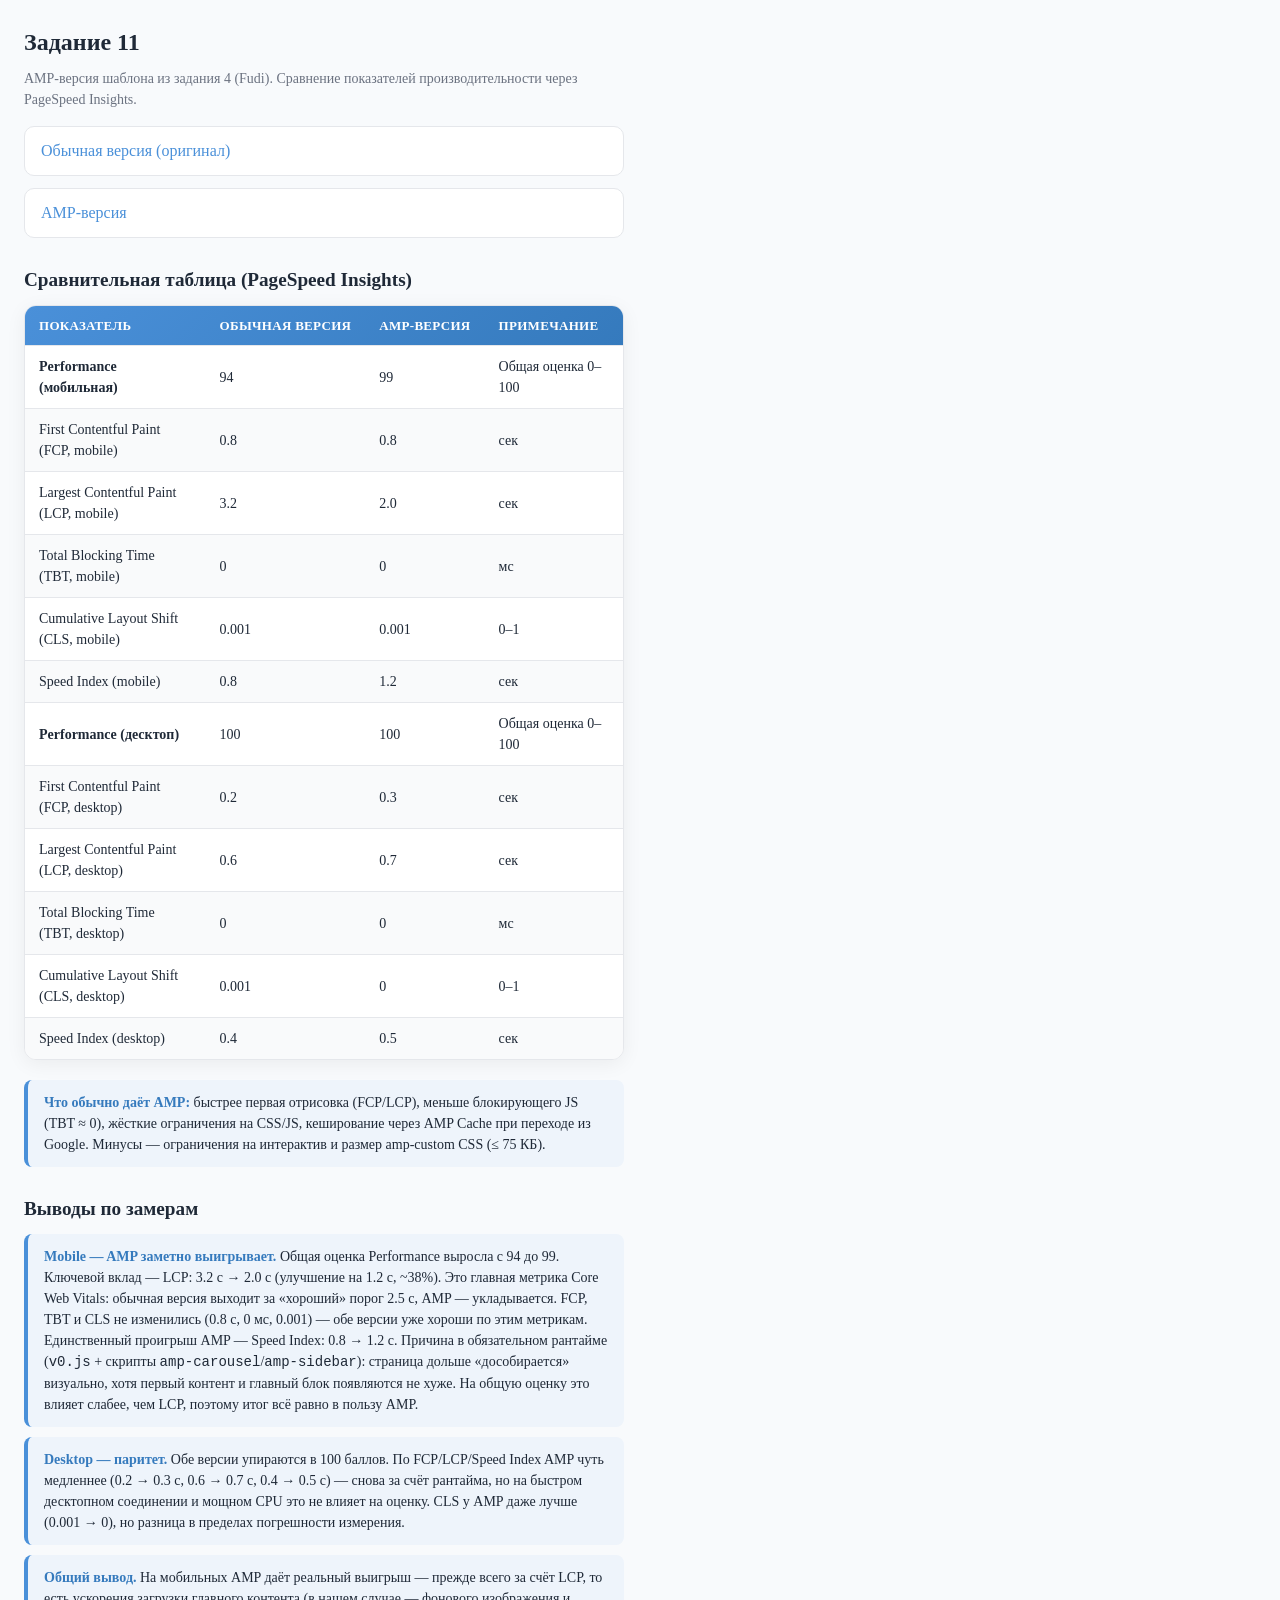
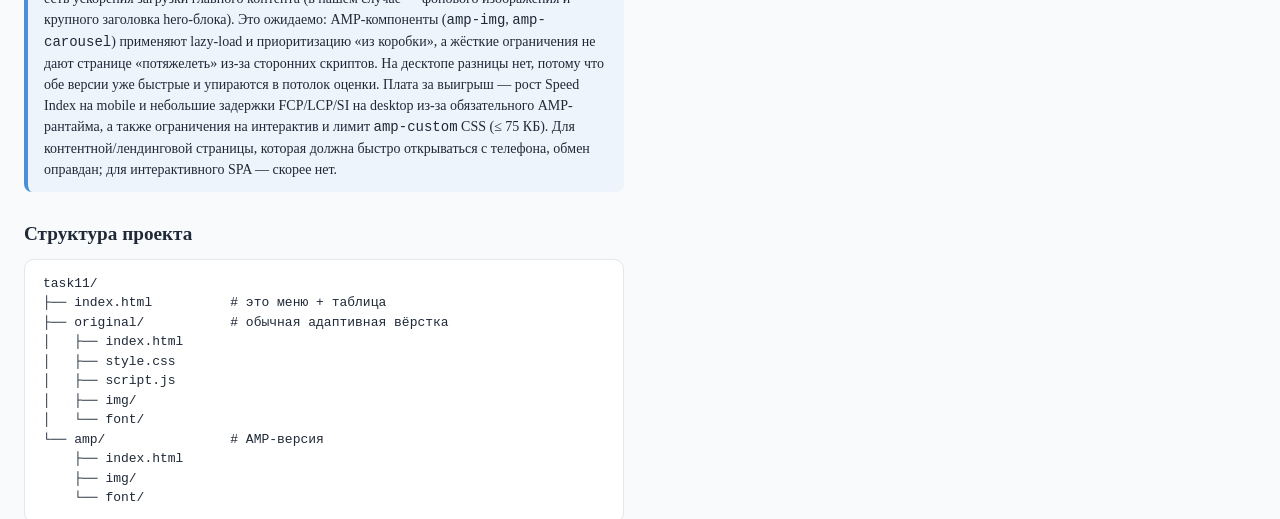
<file: index.html>
<!doctype html>
<html lang="ru">

<head>
  <meta charset="UTF-8" />
  <meta name="viewport" content="width=device-width, initial-scale=1.0" />
  <title>Задание 11 — AMP-версия Fudi</title>
  <link rel="stylesheet" href="./src/styles/base.css" />
</head>

<body class="page-home">
  <main class="menu">
    <h1>Задание 11</h1>
    <p class="hint">
      AMP-версия шаблона из задания 4 (Fudi). Сравнение показателей
      производительности через PageSpeed Insights.
    </p>

    <nav class="menu__links">
      <a href="./original/">Обычная версия (оригинал)</a>
      <a href="./amp/">AMP-версия</a>
    </nav>

    <h2 style="margin-top: 28px;">Сравнительная таблица (PageSpeed Insights)</h2>

    <div class="table__wrapper">
      <table>
        <thead>
          <tr>
            <th>Показатель</th>
            <th>Обычная версия</th>
            <th>AMP-версия</th>
            <th>Примечание</th>
          </tr>
        </thead>
        <tbody>
          <tr>
            <td><strong>Performance (мобильная)</strong></td>
            <td>94</td>
            <td>99</td>
            <td>Общая оценка 0–100</td>
          </tr>
          <tr>
            <td>First Contentful Paint (FCP, mobile)</td>
            <td>0.8</td>
            <td>0.8</td>
            <td>сек</td>
          </tr>
          <tr>
            <td>Largest Contentful Paint (LCP, mobile)</td>
            <td>3.2</td>
            <td>2.0</td>
            <td>сек</td>
          </tr>
          <tr>
            <td>Total Blocking Time (TBT, mobile)</td>
            <td>0</td>
            <td>0</td>
            <td>мс</td>
          </tr>
          <tr>
            <td>Cumulative Layout Shift (CLS, mobile)</td>
            <td>0.001</td>
            <td>0.001</td>
            <td>0–1</td>
          </tr>
          <tr>
            <td>Speed Index (mobile)</td>
            <td>0.8</td>
            <td>1.2</td>
            <td>сек</td>
          </tr>
          <tr>
            <td><strong>Performance (десктоп)</strong></td>
            <td>100</td>
            <td>100</td>
            <td>Общая оценка 0–100</td>
          </tr>
          <tr>
            <td>First Contentful Paint (FCP, desktop)</td>
            <td>0.2</td>
            <td>0.3</td>
            <td>сек</td>
          </tr>
          <tr>
            <td>Largest Contentful Paint (LCP, desktop)</td>
            <td>0.6</td>
            <td>0.7</td>
            <td>сек</td>
          </tr>
          <tr>
            <td>Total Blocking Time (TBT, desktop)</td>
            <td>0</td>
            <td>0</td>
            <td>мс</td>
          </tr>
          <tr>
            <td>Cumulative Layout Shift (CLS, desktop)</td>
            <td>0.001</td>
            <td>0</td>
            <td>0–1</td>
          </tr>
          <tr>
            <td>Speed Index (desktop)</td>
            <td>0.4</td>
            <td>0.5</td>
            <td>сек</td>
          </tr>
        </tbody>
      </table>
    </div>

    <div class="summary" style="margin-top: 20px;">
      <strong>Что обычно даёт AMP:</strong>
      быстрее первая отрисовка (FCP/LCP), меньше блокирующего JS (TBT ≈ 0),
      жёсткие ограничения на CSS/JS, кеширование через AMP Cache при переходе из Google.
      Минусы — ограничения на интерактив и размер amp-custom CSS (≤ 75 КБ).
    </div>

    <h2 style="margin-top: 28px;">Выводы по замерам</h2>

    <div class="summary" style="margin-top: 10px;">
      <strong>Mobile — AMP заметно выигрывает.</strong>
      Общая оценка Performance выросла с 94 до 99. Ключевой вклад — LCP:
      3.2 с → 2.0 с (улучшение на 1.2 с, ~38%). Это главная метрика Core Web Vitals:
      обычная версия выходит за «хороший» порог 2.5 с, AMP — укладывается.
      FCP, TBT и CLS не изменились (0.8 с, 0 мс, 0.001) — обе версии уже хороши по этим метрикам.
      Единственный проигрыш AMP — Speed Index: 0.8 → 1.2 с. Причина в обязательном
      рантайме (<code>v0.js</code> + скрипты <code>amp-carousel</code>/<code>amp-sidebar</code>):
      страница дольше «дособирается» визуально, хотя первый контент и главный блок
      появляются не хуже. На общую оценку это влияет слабее, чем LCP, поэтому итог всё равно в пользу AMP.
    </div>

    <div class="summary" style="margin-top: 10px;">
      <strong>Desktop — паритет.</strong>
      Обе версии упираются в 100 баллов. По FCP/LCP/Speed Index AMP чуть медленнее
      (0.2 → 0.3 с, 0.6 → 0.7 с, 0.4 → 0.5 с) — снова за счёт рантайма, но на быстром
      десктопном соединении и мощном CPU это не влияет на оценку. CLS у AMP даже лучше
      (0.001 → 0), но разница в пределах погрешности измерения.
    </div>

    <div class="summary" style="margin-top: 10px;">
      <strong>Общий вывод.</strong>
      На мобильных AMP даёт реальный выигрыш — прежде всего за счёт LCP, то есть
      ускорения загрузки главного контента (в нашем случае — фонового изображения
      и крупного заголовка hero-блока). Это ожидаемо: AMP-компоненты
      (<code>amp-img</code>, <code>amp-carousel</code>) применяют lazy-load и
      приоритизацию «из коробки», а жёсткие ограничения не дают странице
      «потяжелеть» из-за сторонних скриптов. На десктопе разницы нет, потому что
      обе версии уже быстрые и упираются в потолок оценки.
      Плата за выигрыш — рост Speed Index на mobile и небольшие задержки FCP/LCP/SI
      на desktop из-за обязательного AMP-рантайма, а также ограничения на интерактив
      и лимит <code>amp-custom</code> CSS (≤ 75 КБ). Для контентной/лендинговой
      страницы, которая должна быстро открываться с телефона, обмен оправдан;
      для интерактивного SPA — скорее нет.
    </div>

    <h2 style="margin-top: 28px;">Структура проекта</h2>
    <div class="card">
      <pre style="margin:0; font-size:13px; line-height:1.5; overflow:auto;">task11/
├── index.html          # это меню + таблица
├── original/           # обычная адаптивная вёрстка
│   ├── index.html
│   ├── style.css
│   ├── script.js
│   ├── img/
│   └── font/
└── amp/                # AMP-версия
    ├── index.html
    ├── img/
    └── font/</pre>
    </div>
  </main>
</body>

</html>
</file>
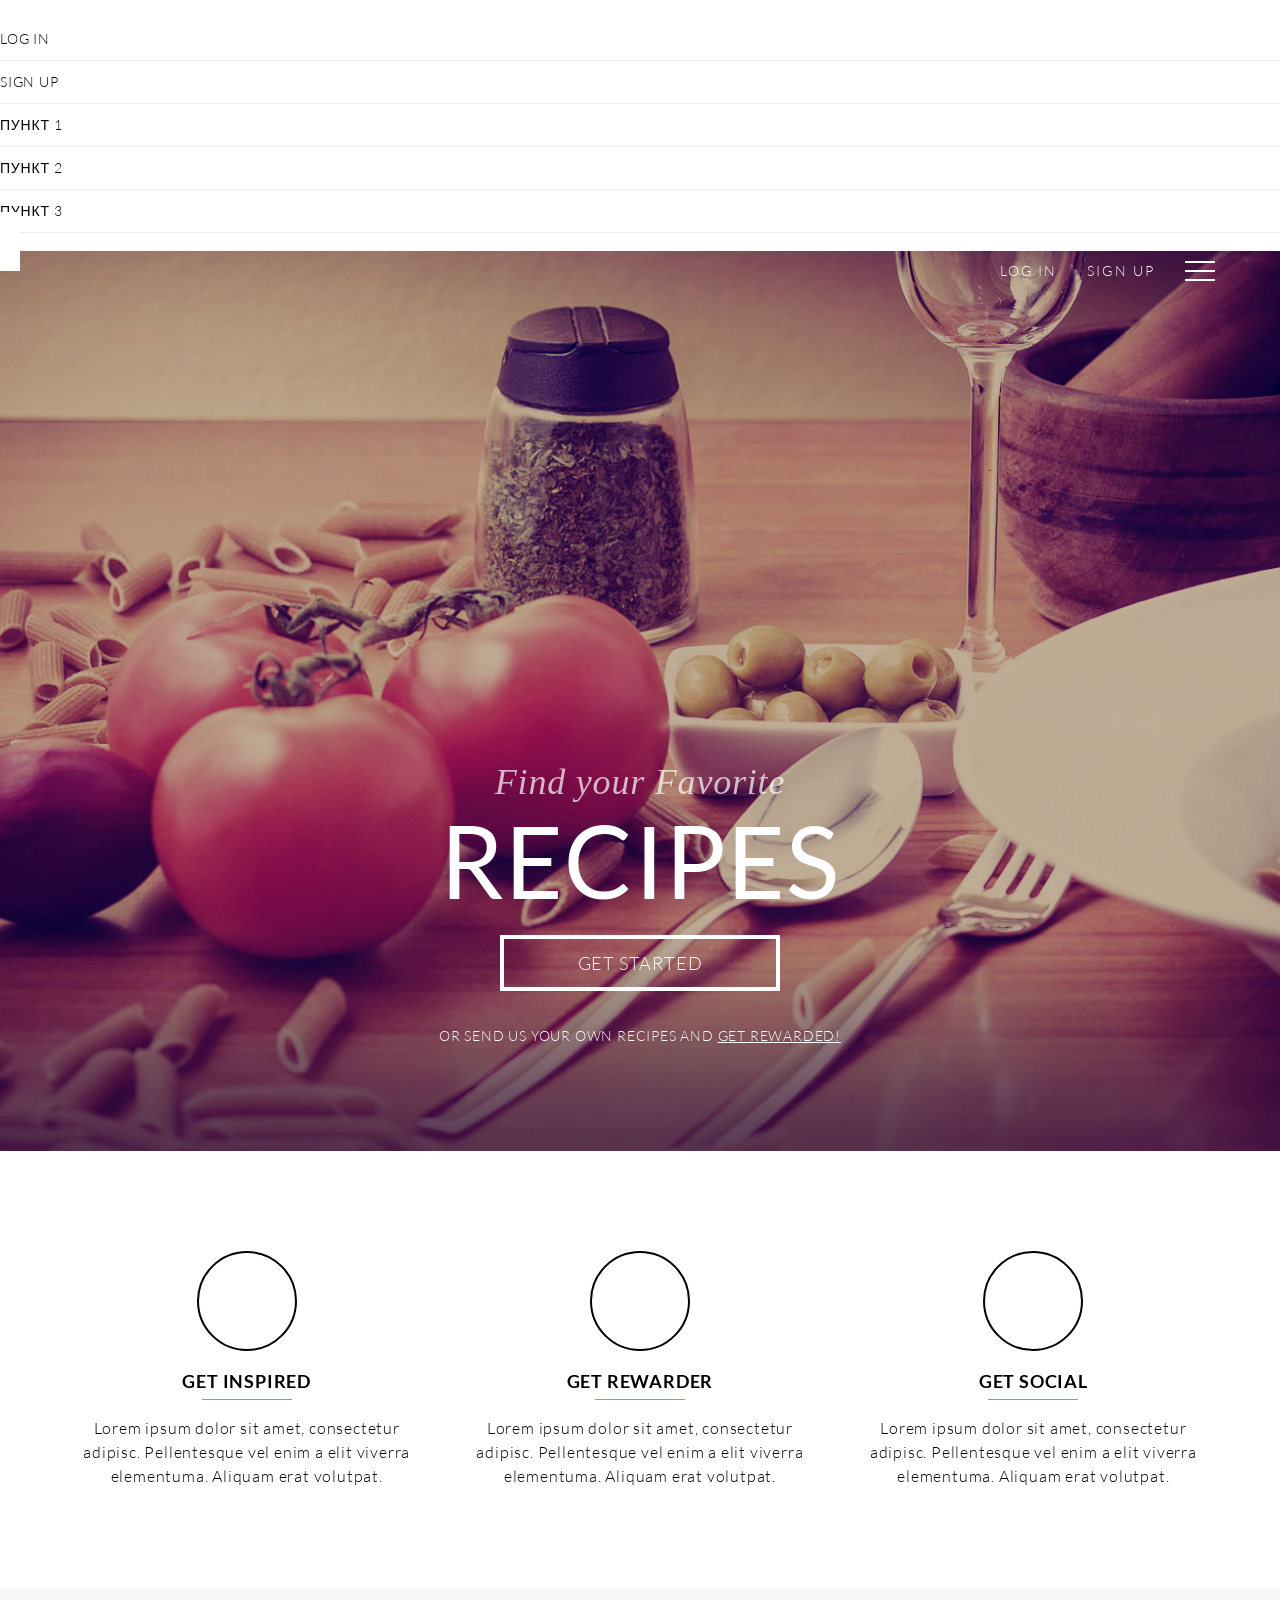
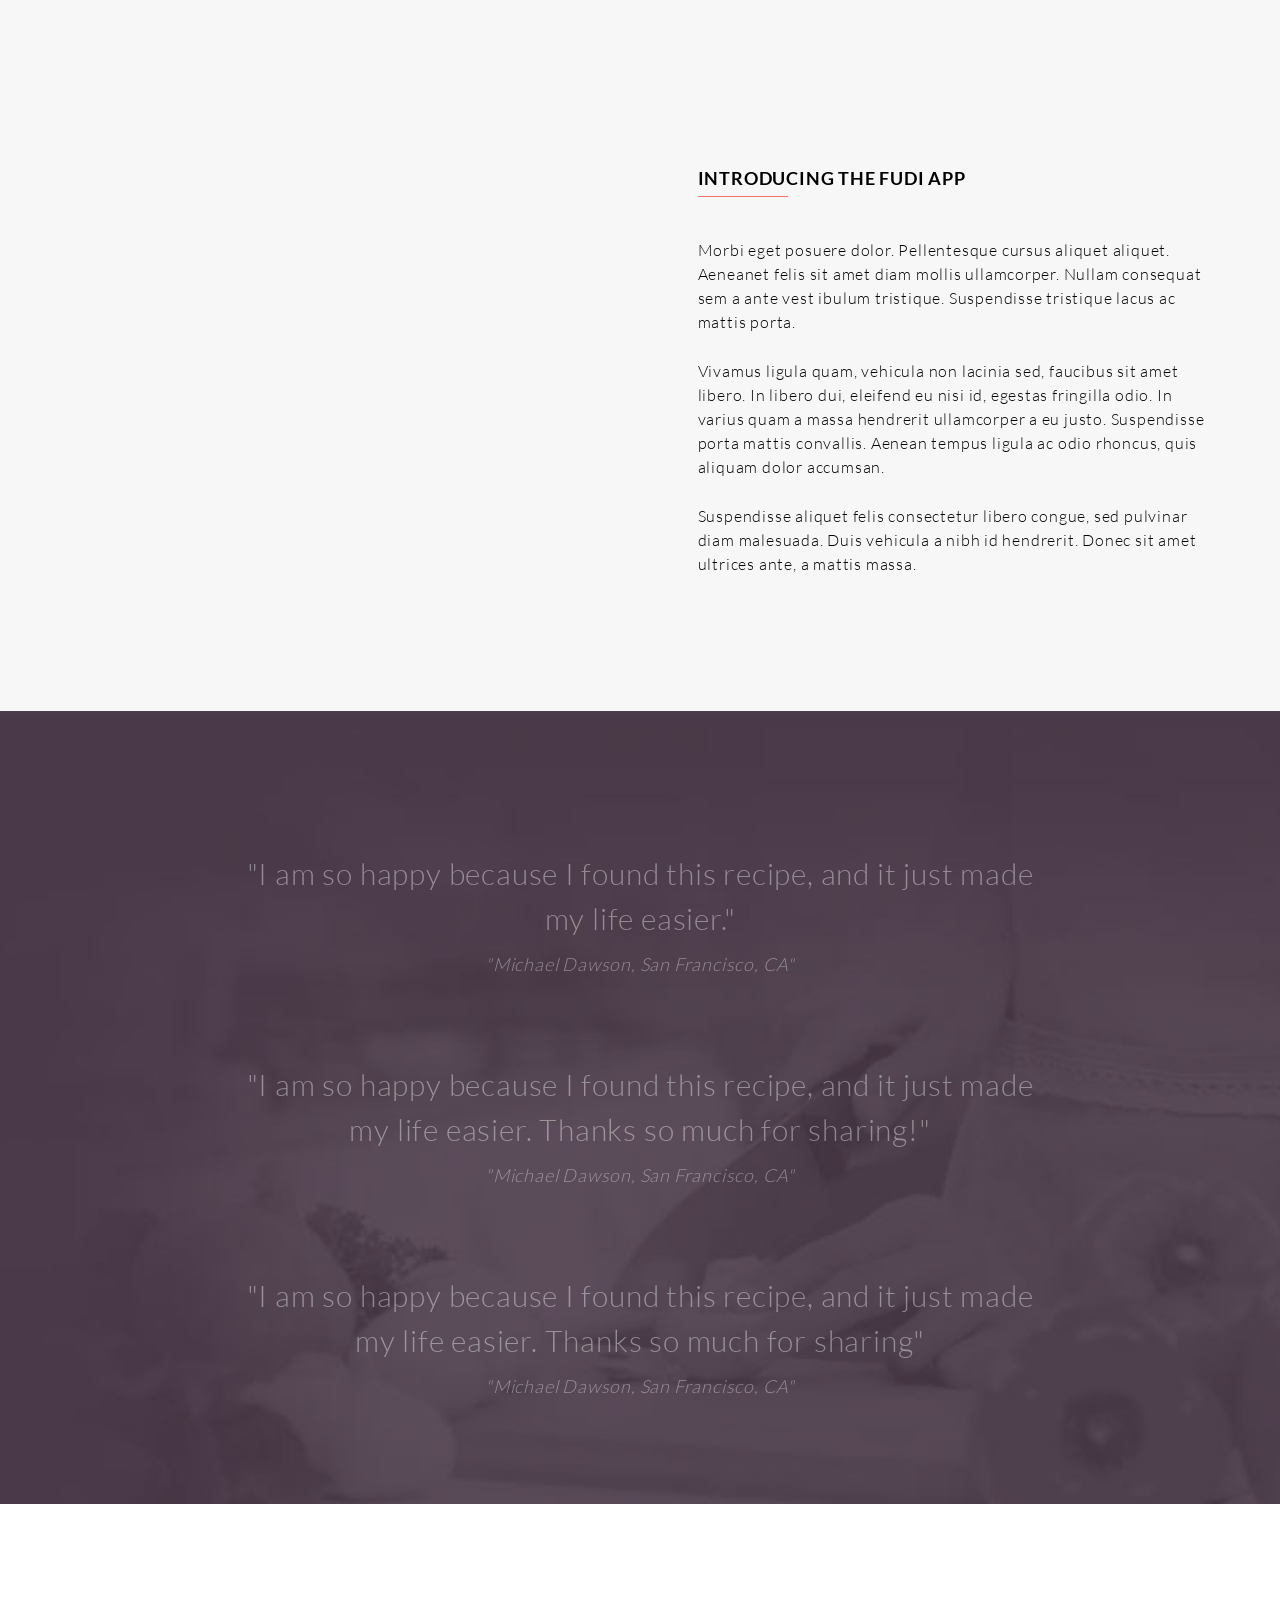
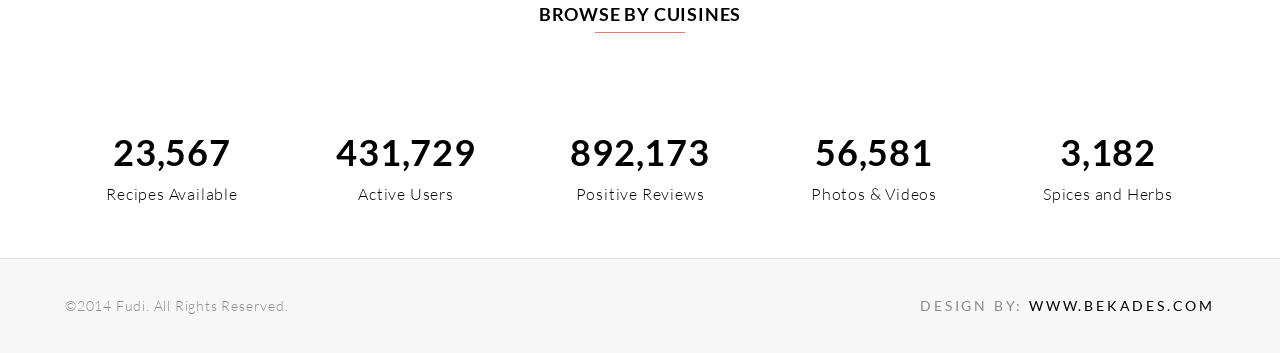
<file: amp/index.html>
<!doctype html>
<html ⚡ lang="en">

<head>
  <meta charset="utf-8">
  <script async src="https://cdn.ampproject.org/v0.js"></script>
  <title>Fudi — AMP</title>
  <link rel="canonical" href="../original/index.html">
  <meta name="viewport" content="width=device-width,minimum-scale=1,initial-scale=1">
  <style amp-boilerplate>
    body {
      -webkit-animation: -amp-start 8s steps(1, end) 0s 1 normal both;
      -moz-animation: -amp-start 8s steps(1, end) 0s 1 normal both;
      -ms-animation: -amp-start 8s steps(1, end) 0s 1 normal both;
      animation: -amp-start 8s steps(1, end) 0s 1 normal both
    }

    @-webkit-keyframes -amp-start {
      from {
        visibility: hidden
      }

      to {
        visibility: visible
      }
    }

    @-moz-keyframes -amp-start {
      from {
        visibility: hidden
      }

      to {
        visibility: visible
      }
    }

    @-ms-keyframes -amp-start {
      from {
        visibility: hidden
      }

      to {
        visibility: visible
      }
    }

    @-o-keyframes -amp-start {
      from {
        visibility: hidden
      }

      to {
        visibility: visible
      }
    }

    @keyframes -amp-start {
      from {
        visibility: hidden
      }

      to {
        visibility: visible
      }
    }
  </style><noscript>
    <style amp-boilerplate>
      body {
        -webkit-animation: none;
        -moz-animation: none;
        -ms-animation: none;
        animation: none
      }
    </style>
  </noscript>
  <script async custom-element="amp-carousel" src="https://cdn.ampproject.org/v0/amp-carousel-0.1.js"></script>
  <script async custom-element="amp-sidebar" src="https://cdn.ampproject.org/v0/amp-sidebar-0.1.js"></script>
  <style amp-custom>
    @font-face {
      font-family: "Lato";
      src: url("./font/lato-v11-latin-regular.woff2") format("woff2");
      font-weight: 400;
      font-style: normal;
      font-display: swap;
    }

    @font-face {
      font-family: "Lato";
      src: url("./font/lato-v11-latin-700.woff2") format("woff2");
      font-weight: 700;
      font-style: normal;
      font-display: swap;
    }

    @font-face {
      font-family: "Lato";
      src: url("./font/lato-v11-latin-300.woff2") format("woff2");
      font-weight: 300;
      font-style: normal;
      font-display: swap;
    }

    *,
    *::before,
    *::after {
      box-sizing: border-box;
    }

    html,
    body {
      margin: 0;
      padding: 0;
    }

    body {
      font-family: Lato, Arial, sans-serif;
      font-size: 16px;
      line-height: 18px;
      font-weight: 300;
      letter-spacing: 0.05em;
      color: #000;
    }

    h1,
    h2,
    h3,
    h4,
    h5,
    h6 {
      margin: 0;
      color: #000;
      font-family: Lato, Arial, sans-serif;
    }

    p {
      margin: 0;
    }

    a {
      color: inherit;
      text-decoration: none;
    }

    amp-img {
      max-width: 100%;
    }

    .container {
      width: 100%;
      max-width: 1180px;
      margin: 0 auto;
      padding: 0 15px;
    }

    .page {
      background-image: url("./img/bg_page-header-640.jpg");
      background-size: cover;
      background-position: center top;
      min-height: 100vh;
      display: flex;
    }

    .page .container {
      display: flex;
      flex-direction: column;
      flex: 1;
      padding-bottom: 80px;
    }

    .page-header {
      display: flex;
      justify-content: space-between;
      align-items: center;
      padding-top: 10px;
      flex-shrink: 0;
    }

    .page-header__logo {
      display: block;
    }

    .page-header__nav {
      position: relative;
      display: flex;
      align-items: center;
      gap: 30px;
      color: #fff;
    }

    .page-header__link {
      text-transform: uppercase;
      color: #fff;
      text-decoration: none;
      font-size: 14px;
      letter-spacing: 0.15em;
    }

    .page-header__link:hover {
      opacity: 0.8;
    }

    .page-header__menu-btn {
      position: relative;
      display: block;
      width: 30px;
      height: 20px;
      padding: 0;
      border: none;
      background: transparent;
      cursor: pointer;
    }

    .page-header__menu-btn span,
    .page-header__menu-btn::before,
    .page-header__menu-btn::after {
      content: "";
      position: absolute;
      left: 0;
      width: 30px;
      height: 2px;
      background: #fff;
    }

    .page-header__menu-btn span {
      top: 9px;
    }

    .page-header__menu-btn::before {
      top: 0;
    }

    .page-header__menu-btn::after {
      bottom: 0;
    }

    .hero {
      flex: 1;
      display: flex;
      flex-direction: column;
      justify-content: flex-end;
      align-items: center;
      text-align: center;
      color: #fff;
      gap: 20px;
      padding: 0 0 20px;
    }

    .hero__subtitle {
      font-family: "Times New Roman", Times, serif;
      font-style: italic;
      font-size: 36px;
      line-height: 46px;
      opacity: 0.7;
    }

    .hero__heading {
      text-transform: uppercase;
      font-size: 100px;
      line-height: 110px;
      font-family: Lato, Arial, sans-serif;
      font-weight: 400;
      color: #fff;
    }

    .hero__button {
      display: inline-block;
      width: 280px;
      padding: 15px 10px;
      border: 4px solid #fff;
      text-transform: uppercase;
      text-align: center;
      text-decoration: none;
      color: #fff;
      font-size: 18px;
      background: transparent;
      transition: background 0.3s ease, color 0.3s ease;
    }

    .hero__button:hover {
      background: #fff;
      color: #000;
    }

    .hero__note {
      text-transform: uppercase;
      font-size: 14px;
      line-height: 30px;
      font-weight: 300;
      margin-top: 10px;
    }

    .hero__note-link {
      text-decoration: underline;
    }

    .section-title {
      position: relative;
      text-transform: uppercase;
      font-size: 18px;
      line-height: 30px;
      font-weight: 700;
      text-align: center;
      margin-bottom: 45px;
    }

    .section-title::after {
      content: "";
      position: absolute;
      top: 110%;
      left: 50%;
      width: 90px;
      height: 1px;
      margin-left: -45px;
      background: #f57365;
    }

    .section-title--left {
      text-align: left;
    }

    .section-title--left::after {
      left: 0;
      margin-left: 0;
    }

    .features {
      background: #fff;
      padding: 100px 0;
    }

    .features__inner {
      display: flex;
      gap: 30px;
      justify-content: space-between;
      flex-wrap: wrap;
    }

    .feature {
      flex: 1;
      min-width: 200px;
      display: flex;
      flex-direction: column;
    }

    .feature__icon {
      width: 100px;
      height: 100px;
      margin: 0 auto 15px;
      padding: 20px;
      border: 2px solid #000;
      border-radius: 50%;
      display: flex;
      justify-content: center;
      align-items: center;
    }

    .feature__title {
      position: relative;
      text-transform: uppercase;
      font-size: 18px;
      line-height: 30px;
      font-weight: 700;
      text-align: center;
      margin-bottom: 20px;
    }

    .feature__title::after {
      content: "";
      position: absolute;
      top: 110%;
      left: 50%;
      width: 90px;
      height: 1px;
      margin-left: -45px;
      background: #f57365;
    }

    .feature__text {
      text-align: center;
      font-size: 16px;
      line-height: 24px;
      font-weight: 300;
      letter-spacing: 0.8px;
    }

    .app {
      background: #f7f7f7;
      padding: 105px 0 0;
    }

    .app__inner {
      display: flex;
      justify-content: space-between;
      align-items: flex-start;
      gap: 40px;
      flex-wrap: wrap;
    }

    .app__media {
      width: 45%;
      min-width: 260px;
    }

    .app__content {
      width: 45%;
      min-width: 280px;
      padding-top: 70px;
      padding-bottom: 105px;
    }

    .app__text {
      font-size: 16px;
      line-height: 24px;
      margin-top: 25px;
    }

    .app__stores {
      display: flex;
      gap: 7px;
      margin-top: 30px;
    }

    .slider {
      position: relative;
      min-height: 460px;
      padding: 80px 15px;
      display: flex;
      flex-direction: column;
      justify-content: center;
      align-items: center;
      background: url(./img/bg__slider.jpg) center no-repeat #4a3949;
      background-size: cover;
      color: #fff;
      text-align: center;
    }

    .slider>amp-carousel {
      width: 100%;
      display: block;
    }

    .slide {
      padding: 20px;
      display: flex;
      flex-direction: column;
      align-items: center;
      justify-content: center;
    }

    .slide__photo {
      margin: 0 auto 20px;
      border-radius: 50%;
    }

    .slide__text {
      font-size: 30px;
      line-height: 45px;
      opacity: 0.4;
      margin-top: 20px;
      max-width: 800px;
    }

    .slide__author {
      font-size: 18px;
      line-height: 36px;
      opacity: 0.4;
      font-style: italic;
      margin-top: 5px;
    }

    .cuisines {
      padding: 95px 0 55px;
      display: flex;
      flex-direction: column;
      background: #fff;
    }

    .cuisines__grid {
      display: flex;
      flex-wrap: wrap;
    }

    .cuisines__item {
      display: block;
      width: 20%;
      overflow: hidden;
    }

    .stats {
      display: flex;
      align-items: center;
      justify-content: space-between;
      gap: 20px;
      margin-top: 55px;
      flex-wrap: wrap;
    }

    .stat {
      flex: 1;
      min-width: 120px;
      display: flex;
      flex-direction: column;
      align-items: center;
      gap: 10px;
      text-align: center;
    }

    .stat__value {
      font-size: 36px;
      line-height: 46px;
      font-weight: 700;
    }

    .stat__label {
      font-size: 16px;
    }

    .footer {
      background: #f7f7f7;
      height: 95px;
      border-top: 1px solid #e2e2e2;
      display: flex;
      align-items: center;
    }

    .footer__inner {
      display: flex;
      align-items: center;
      justify-content: space-between;
      font-size: 14px;
      line-height: 24px;
      color: #8b8b8b;
      flex-wrap: wrap;
      gap: 10px;
    }

    .footer__design {
      text-transform: uppercase;
      font-weight: 400;
      letter-spacing: 0.2em;
    }

    .footer__design a {
      color: #000;
      text-decoration: none;
    }

    amp-sidebar {
      width: 250px;
      background: #fff;
      padding: 20px;
    }

    amp-sidebar a {
      display: block;
      padding: 12px 0;
      color: #000;
      border-bottom: 1px solid #eee;
      text-transform: uppercase;
      font-size: 14px;
    }

    @media (max-width: 1024px) {
      .hero__heading {
        font-size: 72px;
        line-height: 84px;
      }

      .features__inner {
        flex-wrap: wrap;
      }

      .feature {
        flex: 1 1 45%;
      }

      .app__inner {
        flex-direction: column;
      }

      .app__media,
      .app__content {
        width: 100%;
        padding-bottom: 40px;
      }

      .app__media {
        text-align: center;
      }

      .section-title--left {
        text-align: center;
      }

      .section-title--left::after {
        left: 50%;
        margin-left: -45px;
      }
    }

    @media (max-width: 768px) {
      .page-header__link {
        display: none;
      }

      .hero__heading {
        font-size: 48px;
        line-height: 56px;
      }

      .hero__subtitle {
        font-size: 26px;
        line-height: 34px;
      }

      .hero__button {
        width: 220px;
        font-size: 16px;
      }

      .cuisines__item {
        width: 50%;
      }

      .stats {
        flex-wrap: wrap;
      }

      .stat {
        flex: 1 1 45%;
        margin-bottom: 25px;
      }

      .slide__text {
        font-size: 22px;
        line-height: 32px;
      }

      .footer__inner {
        flex-direction: column;
        gap: 10px;
        text-align: center;
      }

      .footer {
        height: auto;
        padding: 20px 0;
      }
    }

    @media (max-width: 480px) {
      .features__inner {
        flex-direction: column;
      }

      .feature {
        flex: 1 1 100%;
      }

      .stat {
        flex: 1 1 100%;
      }

      .hero__heading {
        font-size: 36px;
        line-height: 42px;
      }
    }
  </style>
</head>

<body>

  <amp-sidebar id="sidebar" layout="nodisplay" side="right">
    <a href="#">log in</a>
    <a href="#">sign up</a>
    <a href="#">Пункт 1</a>
    <a href="#">Пункт 2</a>
    <a href="#">Пункт 3</a>
  </amp-sidebar>

  <div class="page">
    <div class="container">
      <header class="page-header">
        <a href="#" class="page-header__logo">
          <amp-img src="./img/img_logo.png" width="129" height="109" alt="Fudi" layout="fixed"></amp-img>
        </a>

        <nav class="page-header__nav">
          <a href="#" class="page-header__link">log in</a>
          <a href="#" class="page-header__link">sign up</a>
          <button class="page-header__menu-btn" on="tap:sidebar.toggle" aria-label="Menu"
            title="Menu"><span></span></button>
        </nav>
      </header>

      <div class="hero">
        <div class="hero__title">
          <div class="hero__subtitle">Find your Favorite</div>
          <h1 class="hero__heading">Recipes</h1>
        </div>

        <a href="#" class="hero__button">Get started</a>

        <p class="hero__note">
          Or send us your own recipes and <a href="#" class="hero__note-link">get rewarded!</a>
        </p>
      </div>
    </div>
  </div>

  <div class="features">
    <div class="container features__inner">
      <article class="feature">
        <div class="feature__icon">
          <amp-img src="./img/icon_hamburger.png" width="60" height="60" alt="" layout="fixed"></amp-img>
        </div>
        <h2 class="feature__title">Get inspired</h2>
        <p class="feature__text">
          Lorem ipsum dolor sit amet, consectetur adipisc.
          Pellentesque vel enim a elit viverra elementuma.
          Aliquam erat volutpat.
        </p>
      </article>

      <article class="feature">
        <div class="feature__icon">
          <amp-img src="./img/icon_money.png" width="60" height="60" alt="" layout="fixed"></amp-img>
        </div>
        <h2 class="feature__title">Get rewarder</h2>
        <p class="feature__text">
          Lorem ipsum dolor sit amet, consectetur adipisc.
          Pellentesque vel enim a elit viverra elementuma.
          Aliquam erat volutpat.
        </p>
      </article>

      <article class="feature">
        <div class="feature__icon">
          <amp-img src="./img/icon_cook.png" width="60" height="60" alt="" layout="fixed"></amp-img>
        </div>
        <h2 class="feature__title">Get social</h2>
        <p class="feature__text">
          Lorem ipsum dolor sit amet, consectetur adipisc.
          Pellentesque vel enim a elit viverra elementuma.
          Aliquam erat volutpat.
        </p>
      </article>
    </div>
  </div>

  <section class="app">
    <div class="container app__inner">
      <div class="app__media">
        <amp-img src="./img/img_smartphone.png" width="280" height="412" alt="Fudi App" layout="responsive"></amp-img>
      </div>

      <div class="app__content">
        <h2 class="section-title section-title--left">Introducing the Fudi App</h2>

        <p class="app__text">
          Morbi eget posuere dolor. Pellentesque cursus aliquet aliquet. Aeneanet felis sit amet diam mollis
          ullamcorper. Nullam consequat sem a ante vest ibulum tristique. Suspendisse tristique lacus ac mattis porta.
        </p>
        <p class="app__text">
          Vivamus ligula quam, vehicula non lacinia sed, faucibus sit amet libero. In libero dui, eleifend eu nisi
          id, egestas fringilla odio. In varius quam a massa hendrerit ullamcorper a eu justo. Suspendisse porta
          mattis convallis. Aenean tempus ligula ac odio rhoncus, quis aliquam dolor accumsan.
        </p>
        <p class="app__text">
          Suspendisse aliquet felis consectetur libero congue, sed pulvinar diam malesuada. Duis vehicula a nibh id
          hendrerit. Donec sit amet ultrices ante, a mattis massa.
        </p>

        <div class="app__stores">
          <a href="#"><amp-img src="./img/icon_app-store.png" width="112" height="39" alt="App Store"
              layout="fixed"></amp-img></a>
          <a href="#"><amp-img src="./img/icon_google_play.png" width="112" height="36" alt="Google Play"
              layout="fixed"></amp-img></a>
        </div>
      </div>
    </div>
  </section>

  <div class="slider">
    <amp-carousel width="1200" height="320" layout="responsive" type="slides" autoplay delay="4000">
      <div class="slide">
        <amp-img class="slide__photo" src="./img/img_client-photo-1.png" width="114" height="114" alt=""
          layout="fixed"></amp-img>
        <p class="slide__text">
          "I am so happy because I found this recipe, and it just made my life easier."
        </p>
        <p class="slide__author">"Michael Dawson, San Francisco, CA"</p>
      </div>
      <div class="slide">
        <amp-img class="slide__photo" src="./img/img_client-photo-1.png" width="114" height="114" alt=""
          layout="fixed"></amp-img>
        <p class="slide__text">
          "I am so happy because I found this recipe, and it just made my life easier. Thanks so much for sharing!"
        </p>
        <p class="slide__author">"Michael Dawson, San Francisco, CA"</p>
      </div>
      <div class="slide">
        <amp-img class="slide__photo" src="./img/img_client-photo-1.png" width="114" height="114" alt=""
          layout="fixed"></amp-img>
        <p class="slide__text">
          "I am so happy because I found this recipe, and it just made my life easier. Thanks so much for sharing"
        </p>
        <p class="slide__author">"Michael Dawson, San Francisco, CA"</p>
      </div>
    </amp-carousel>
  </div>

  <section class="cuisines">
    <h2 class="section-title">Browse by cuisines</h2>

    <div class="cuisines__grid">
      <a href="#" class="cuisines__item"><amp-img src="./img/img_cuisine-italian-320.jpg" width="320" height="225"
          alt="Italian" layout="responsive"></amp-img></a>
      <a href="#" class="cuisines__item"><amp-img src="./img/img_cuisine-indian-320.jpg" width="320" height="225"
          alt="Indian" layout="responsive"></amp-img></a>
      <a href="#" class="cuisines__item"><amp-img src="./img/img_cuisine-french-320.jpg" width="320" height="225"
          alt="French" layout="responsive"></amp-img></a>
      <a href="#" class="cuisines__item"><amp-img src="./img/img_cuisine-steakhouse-320.jpg" width="320" height="225"
          alt="Steakhouse" layout="responsive"></amp-img></a>
      <a href="#" class="cuisines__item"><amp-img src="./img/img_cuisine-seafood-320.jpg" width="320" height="225"
          alt="Seafood" layout="responsive"></amp-img></a>
      <a href="#" class="cuisines__item"><amp-img src="./img/img_cuisine-sushi-320.jpg" width="320" height="225"
          alt="Sushi" layout="responsive"></amp-img></a>
      <a href="#" class="cuisines__item"><amp-img src="./img/img_cuisine-mexican-320.jpg" width="320" height="225"
          alt="Mexican" layout="responsive"></amp-img></a>
      <a href="#" class="cuisines__item"><amp-img src="./img/img_cuisine-chinese-320.jpg" width="320" height="225"
          alt="Chinese" layout="responsive"></amp-img></a>
      <a href="#" class="cuisines__item"><amp-img src="./img/img_cuisine-pizza-320.jpg" width="320" height="225"
          alt="Pizza" layout="responsive"></amp-img></a>
      <a href="#" class="cuisines__item"><amp-img src="./img/img_cuisine-american-320.jpg" width="320" height="225"
          alt="American" layout="responsive"></amp-img></a>
    </div>

    <div class="container stats">
      <div class="stat">
        <div class="stat__value">23,567</div>
        <div class="stat__label">Recipes Available</div>
      </div>
      <div class="stat">
        <div class="stat__value">431,729</div>
        <div class="stat__label">Active Users</div>
      </div>
      <div class="stat">
        <div class="stat__value">892,173</div>
        <div class="stat__label">Positive Reviews</div>
      </div>
      <div class="stat">
        <div class="stat__value">56,581</div>
        <div class="stat__label">Photos &amp; Videos</div>
      </div>
      <div class="stat">
        <div class="stat__value">3,182</div>
        <div class="stat__label">Spices and Herbs</div>
      </div>
    </div>
  </section>

  <footer class="footer">
    <div class="container footer__inner">
      <div>©2014 Fudi. All Rights Reserved.</div>
      <div class="footer__design">
        Design by: <a href="#">www.bekades.com</a>
      </div>
    </div>
  </footer>

</body>

</html>
</file>
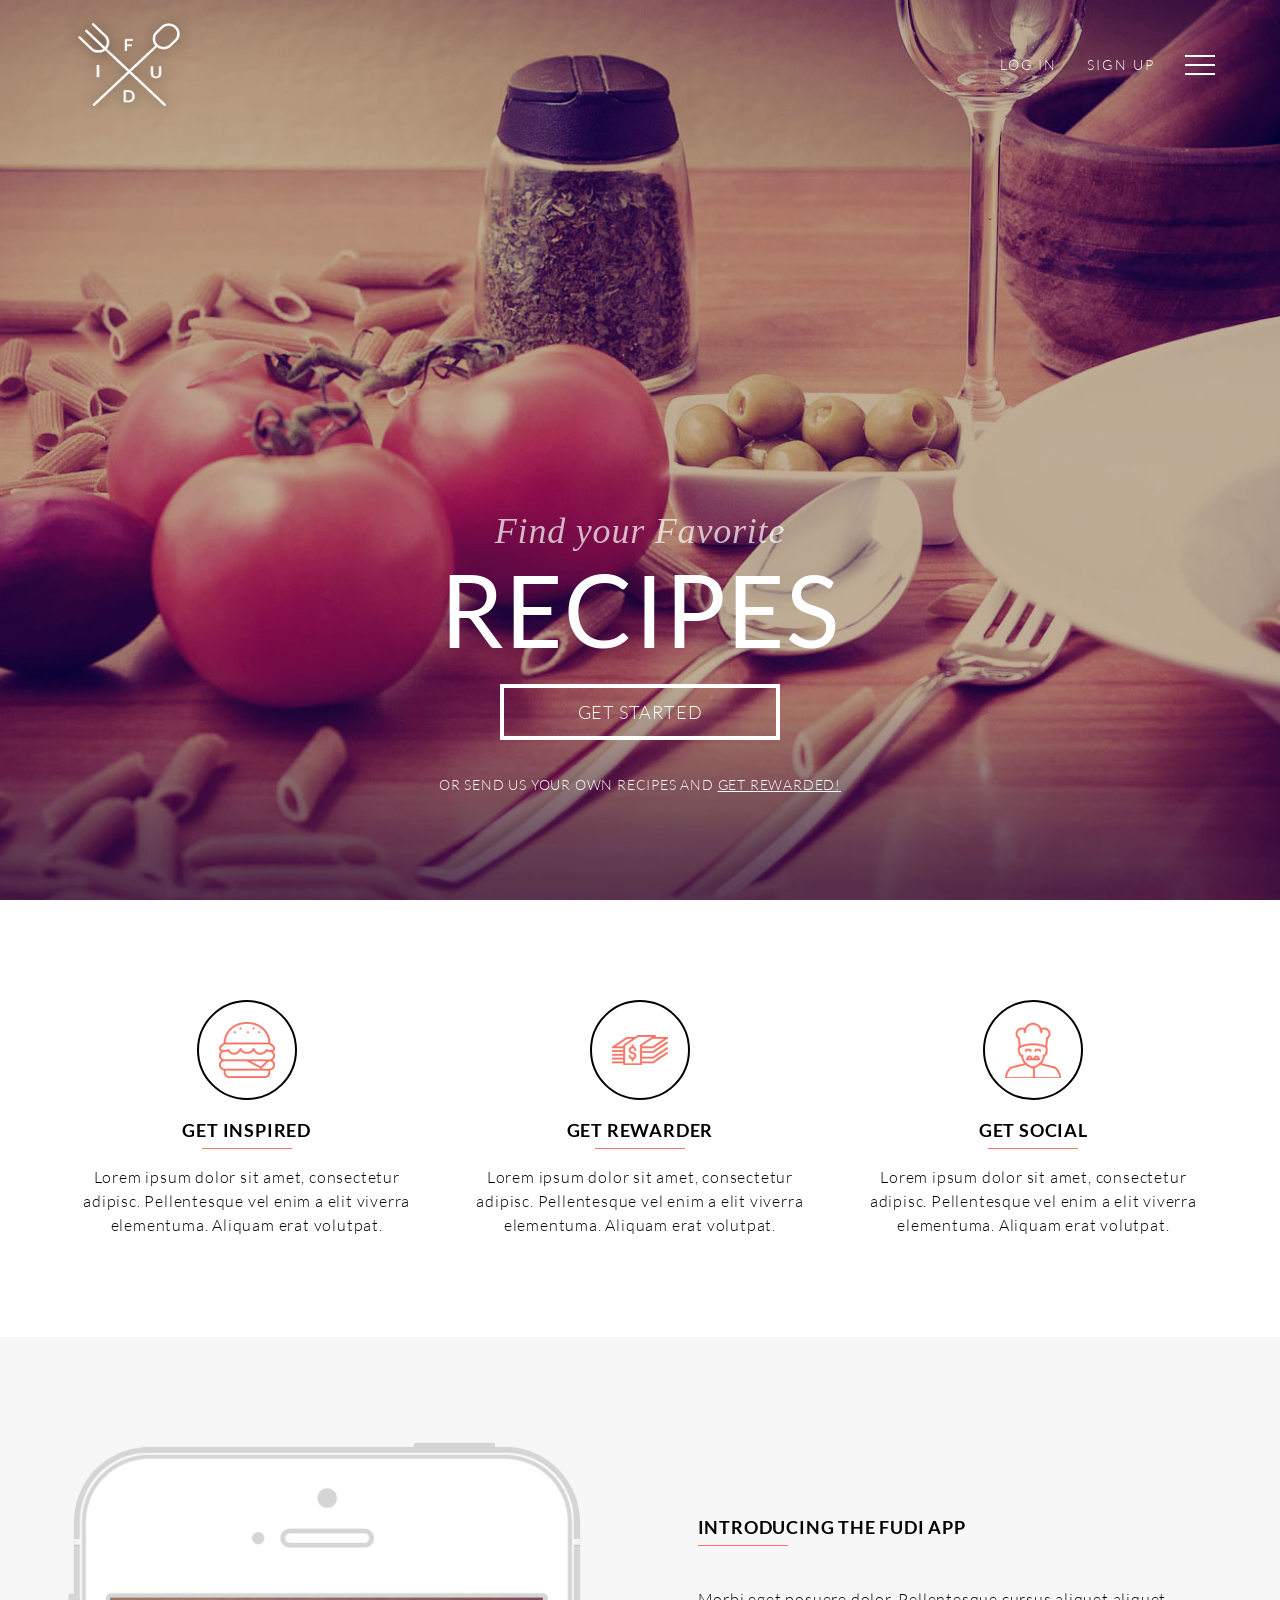
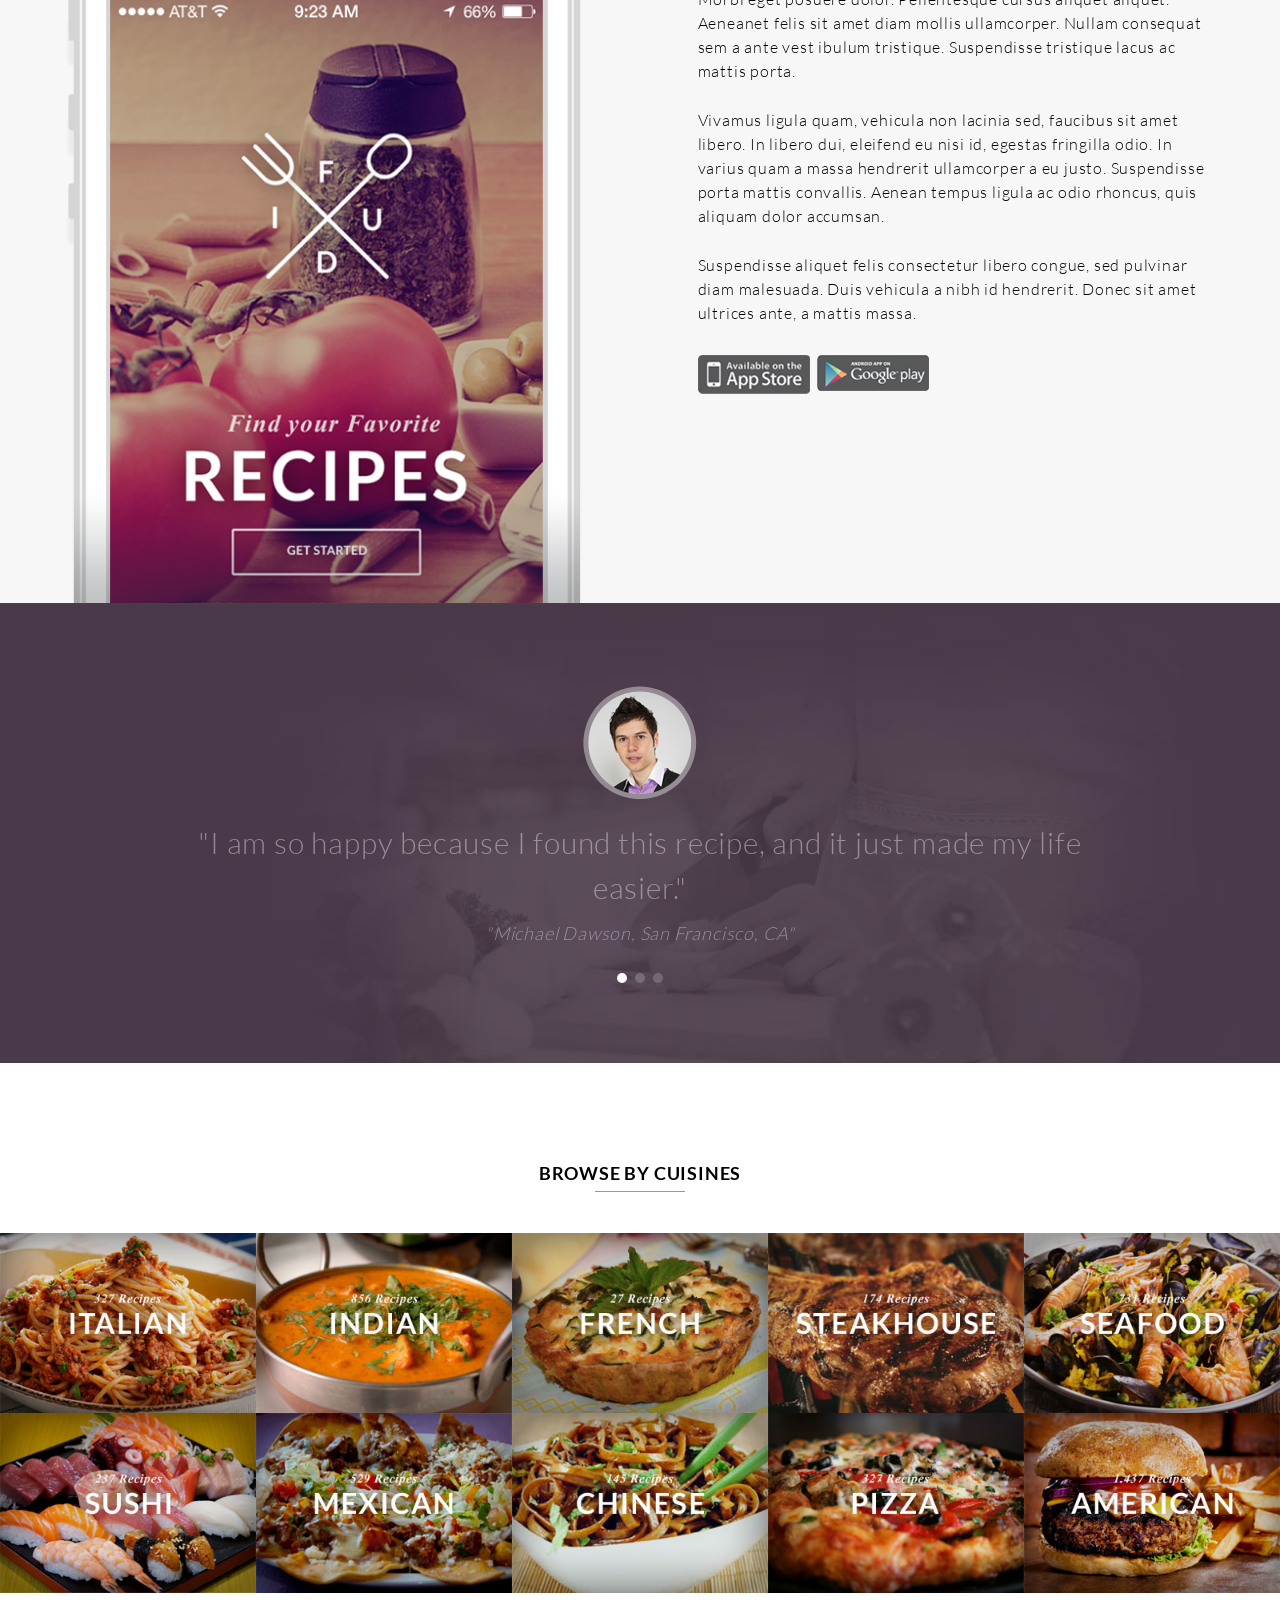
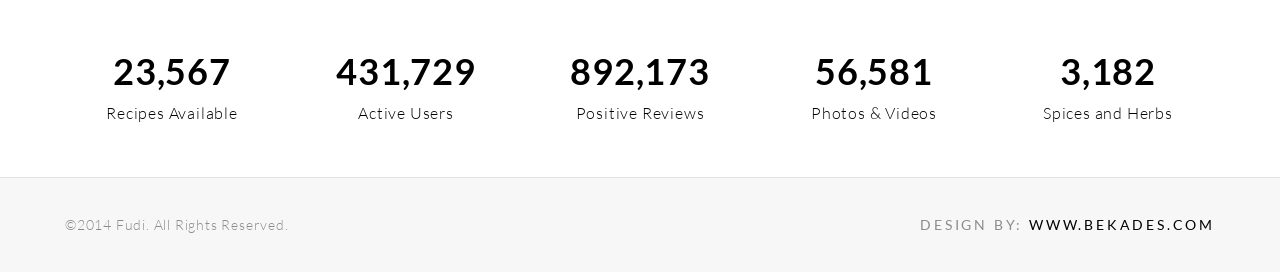
<file: original/index.html>
<!doctype html>
<html lang="en">

<head>
  <meta charset="UTF-8">
  <meta name="viewport" content="width=device-width, initial-scale=1.0">
  <title>Fudi</title>
  <link rel="stylesheet" href="./style.css">
</head>

<body>

  <div class="page">
    <div class="container">
      <header class="page-header">
        <a href="#" class="page-header__logo">
          <img src="./img/img_logo.png" alt="Fudi">
        </a>

        <nav class="page-header__nav">
          <a href="#" class="page-header__link">log in</a>
          <a href="#" class="page-header__link">sign up</a>

          <button class="page-header__navicon" type="button" title="Menu" aria-label="Menu">
            <span></span>
          </button>

          <ul class="dropdown">
            <li><a href="#">Пункт 1</a></li>
            <li><a href="#">Пункт 2</a></li>
            <li><a href="#">Пункт 3</a></li>
          </ul>
        </nav>
      </header>

      <div class="hero">
        <div class="hero__title">
          <div class="hero__subtitle">Find your Favorite</div>
          <h1 class="hero__heading">Recipes</h1>
        </div>

        <a href="#" class="hero__button">Get started</a>

        <p class="hero__note">
          Or send us your own recipes and <a href="#" class="hero__note-link">get rewarded!</a>
        </p>
      </div>
    </div>
  </div>

  <div class="features">
    <div class="container features__inner">
      <article class="feature">
        <div class="feature__icon">
          <img src="./img/icon_hamburger.png" alt="">
        </div>
        <h2 class="feature__title">Get inspired</h2>
        <p class="feature__text">
          Lorem ipsum dolor sit amet, consectetur adipisc.
          Pellentesque vel enim a elit viverra elementuma.
          Aliquam erat volutpat.
        </p>
      </article>

      <article class="feature">
        <div class="feature__icon">
          <img src="./img/icon_money.png" alt="">
        </div>
        <h2 class="feature__title">Get rewarder</h2>
        <p class="feature__text">
          Lorem ipsum dolor sit amet, consectetur adipisc.
          Pellentesque vel enim a elit viverra elementuma.
          Aliquam erat volutpat.
        </p>
      </article>

      <article class="feature">
        <div class="feature__icon">
          <img src="./img/icon_cook.png" alt="">
        </div>
        <h2 class="feature__title">Get social</h2>
        <p class="feature__text">
          Lorem ipsum dolor sit amet, consectetur adipisc.
          Pellentesque vel enim a elit viverra elementuma.
          Aliquam erat volutpat.
        </p>
      </article>
    </div>
  </div>

  <section class="app">
    <div class="container app__inner">
      <div class="app__media">
        <img src="./img/img_smartphone.png" alt="">
      </div>

      <div class="app__content">
        <h2 class="section-title section-title--left">Introducing the Fudi App</h2>

        <p class="app__text">
          Morbi eget posuere dolor. Pellentesque cursus aliquet aliquet. Aeneanet felis sit amet diam mollis
          ullamcorper. Nullam consequat sem a ante vest ibulum tristique. Suspendisse tristique lacus ac mattis porta.
        </p>
        <p class="app__text">
          Vivamus ligula quam, vehicula non lacinia sed, faucibus sit amet libero. In libero dui, eleifend eu nisi
          id, egestas fringilla odio. In varius quam a massa hendrerit ullamcorper a eu justo. Suspendisse porta
          mattis convallis. Aenean tempus ligula ac odio rhoncus, quis aliquam dolor accumsan.
        </p>
        <p class="app__text">
          Suspendisse aliquet felis consectetur libero congue, sed pulvinar diam malesuada. Duis vehicula a nibh id
          hendrerit. Donec sit amet ultrices ante, a mattis massa.
        </p>

        <div class="app__stores">
          <a href="#"><img src="./img/icon_app-store.png" alt="App Store"></a>
          <a href="#"><img src="./img/icon_google_play.png" alt="Google Play"></a>
        </div>
      </div>
    </div>
  </section>

  <div class="slider">
    <input type="radio" name="slider" id="control-1" class="slider__input" checked>
    <input type="radio" name="slider" id="control-2" class="slider__input">
    <input type="radio" name="slider" id="control-3" class="slider__input">

    <div class="slider__slides">
      <div class="slide">
        <img class="slide__photo" src="./img/img_client-photo-1.png" alt="">
        <p class="slide__text">
          "I am so happy because I found this recipe, and it just made my life easier."
        </p>
        <p class="slide__author">"Michael Dawson, San Francisco, CA"</p>
      </div>

      <div class="slide">
        <img class="slide__photo" src="./img/img_client-photo-1.png" alt="">
        <p class="slide__text">
          "I am so happy because I found this recipe, and it just made my life easier. Thanks so much for sharing!"
        </p>
        <p class="slide__author">"Michael Dawson, San Francisco, CA"</p>
      </div>

      <div class="slide">
        <img class="slide__photo" src="./img/img_client-photo-1.png" alt="">
        <p class="slide__text">
          "I am so happy because I found this recipe, and it just made my life easier. Thanks so much for sharing"
        </p>
        <p class="slide__author">"Michael Dawson, San Francisco, CA"</p>
      </div>
    </div>

    <div class="slider__controls">
      <label class="slider__control" for="control-1"></label>
      <label class="slider__control" for="control-2"></label>
      <label class="slider__control" for="control-3"></label>
    </div>
  </div>

  <section class="cuisines">
    <h2 class="section-title">Browse by cuisines</h2>

    <div class="cuisines__grid">
      <a href="#" class="cuisines__item"><img src="./img/img_cuisine-italian-320.jpg" alt=""></a>
      <a href="#" class="cuisines__item"><img src="./img/img_cuisine-indian-320.jpg" alt=""></a>
      <a href="#" class="cuisines__item"><img src="./img/img_cuisine-french-320.jpg" alt=""></a>
      <a href="#" class="cuisines__item"><img src="./img/img_cuisine-steakhouse-320.jpg" alt=""></a>
      <a href="#" class="cuisines__item"><img src="./img/img_cuisine-seafood-320.jpg" alt=""></a>
      <a href="#" class="cuisines__item"><img src="./img/img_cuisine-sushi-320.jpg" alt=""></a>
      <a href="#" class="cuisines__item"><img src="./img/img_cuisine-mexican-320.jpg" alt=""></a>
      <a href="#" class="cuisines__item"><img src="./img/img_cuisine-chinese-320.jpg" alt=""></a>
      <a href="#" class="cuisines__item"><img src="./img/img_cuisine-pizza-320.jpg" alt=""></a>
      <a href="#" class="cuisines__item"><img src="./img/img_cuisine-american-320.jpg" alt=""></a>
    </div>

    <div class="container stats">
      <div class="stat">
        <div class="stat__value">23,567</div>
        <div class="stat__label">Recipes Available</div>
      </div>
      <div class="stat">
        <div class="stat__value">431,729</div>
        <div class="stat__label">Active Users</div>
      </div>
      <div class="stat">
        <div class="stat__value">892,173</div>
        <div class="stat__label">Positive Reviews</div>
      </div>
      <div class="stat">
        <div class="stat__value">56,581</div>
        <div class="stat__label">Photos &amp; Videos</div>
      </div>
      <div class="stat">
        <div class="stat__value">3,182</div>
        <div class="stat__label">Spices and Herbs</div>
      </div>
    </div>
  </section>

  <footer class="footer">
    <div class="container footer__inner">
      <div>©2014 Fudi. All Rights Reserved.</div>
      <div class="footer__design">
        Design by: <a href="#">www.bekades.com</a>
      </div>
    </div>
  </footer>

  <script src="./script.js"></script>
</body>

</html>
</file>
<file: src/styles/base.css>
*,
*::before,
*::after {
  margin: 0;
  padding: 0;
  box-sizing: border-box;
}

html,
body {
  height: 100%;
}

body {
  font-size: 16px;
  line-height: 1.5;
  color: #1f2937;
  background: #f8fafc;
  padding: 24px;
}

h1 {
  font-size: 1.5rem;
  margin-bottom: 8px;
}
h2 {
  font-size: 1.2rem;
  margin-bottom: 8px;
}

a {
  color: #4a90d9;
  text-decoration: none;
}
a:hover {
  color: #357abd;
  text-decoration: underline;
}

/* === Кнопки === */
button {
  padding: 8px 18px;
  border: none;
  border-radius: 8px;
  font-size: 14px;
  font-weight: 600;
  font-family: inherit;
  cursor: pointer;
  transition:
    background 0.15s,
    opacity 0.15s;
}
button:disabled {
  cursor: not-allowed;
  opacity: 0.6;
}

.btn-primary {
  background: #4a90d9;
  color: #fff;
}
.btn-primary:hover:not(:disabled) {
  background: #357abd;
}
.btn-danger {
  background: #ef4444;
  color: #fff;
}
.btn-danger:hover:not(:disabled) {
  background: #dc2626;
}

/* === Таблицы === */
.table__wrapper {
  margin-top: 10px;
  overflow-x: auto;
  border-radius: 12px;
  box-shadow: 0 4px 20px rgba(0, 0, 0, 0.06);
  border: 1px solid #e5e7eb;
  background: #fff;
}

.table__wrapper table {
  width: 100%;
  border-collapse: collapse;
  font-size: 14px;
}

.table__wrapper thead {
  background: linear-gradient(135deg, #4a90d9 0%, #357abd 100%);
  color: #fff;
}

.table__wrapper th,
.table__wrapper td {
  padding: 10px 14px;
  text-align: left;
  border-bottom: 1px solid #e5e7eb;
}

.table__wrapper th {
  font-weight: 600;
  font-size: 13px;
  text-transform: uppercase;
  letter-spacing: 0.3px;
  white-space: nowrap;
}

.table__wrapper tbody tr:nth-child(even) {
  background: #f9fafb;
}
.table__wrapper tbody tr:hover {
  background: #eef4fb;
}
.table__wrapper tbody tr:last-child td {
  border-bottom: none;
}

.table__wrapper tr.critical {
  background: #fef2f2 !important;
}
.table__wrapper tr.critical td {
  color: #b91c1c;
  font-weight: 600;
}
.table__wrapper tr.best {
  background: #f0fdf4 !important;
}

.table__wrapper tr.extrapolated {
  background: #fefce8 !important; /* светло-жёлтый — «предсказание» */
  font-style: italic;
  color: #92400e;
}
.table__wrapper tr.extrapolated small {
  font-style: normal;
  font-size: 11px;
  color: #a16207;
}

/* === Сводки === */
.summary {
  margin-top: 10px;
  padding: 12px 16px;
  background: #eef4fb;
  border-left: 4px solid #4a90d9;
  border-radius: 8px;
  font-size: 14px;
  color: #1f2937;
}
.summary strong {
  color: #357abd;
}

/* === Меню (главная) === */
.menu {
  max-width: 600px;
}
.menu__links {
  display: flex;
  flex-direction: column;
  gap: 12px;
  margin-top: 16px;
}
.menu__links a {
  padding: 12px 16px;
  background: #fff;
  border: 1px solid #e5e7eb;
  border-radius: 10px;
  font-weight: 500;
}
.menu__links a:hover {
  background: #eef4fb;
  border-color: #4a90d9;
  text-decoration: none;
}

/* === Общий контейнер для внутренних страниц === */
.container {
  width: 100%;
  max-width: 1200px;
  margin: 0 auto;
  padding: 0 16px;
}

/* === Ссылка «На главную» === */
.back-link {
  display: inline-flex;
  align-items: center;
  gap: 6px;
  padding: 8px 14px;
  background: #fff;
  border: 1px solid #e5e7eb;
  border-radius: 8px;
  font-size: 14px;
  font-weight: 500;
  color: #4a90d9;
  text-decoration: none;
  transition:
    background 0.15s,
    border-color 0.15s,
    color 0.15s;
}
.back-link:hover {
  background: #eef4fb;
  border-color: #4a90d9;
  color: #357abd;
  text-decoration: none;
}
.back-link::before {
  content: "←";
  font-size: 16px;
  line-height: 1;
}

/* === Шапка внутренней страницы === */
.page-header {
  display: flex;
  align-items: center;
  gap: 16px;
  padding: 12px 0;
  margin-bottom: 24px;
  border-bottom: 1px solid #e5e7eb;
}

/* === Дополнения для задания 11 === */
.hint {
  color: #6b7280;
  font-size: 14px;
  margin-bottom: 16px;
}
.note {
  background: #fff8f0;
  border-left: 3px solid #f57365;
  padding: 12px 16px;
  margin: 1.2rem 0;
  border-radius: 0 8px 8px 0;
  font-size: 14px;
}
.card {
  border: 1px solid #e5e7eb;
  border-radius: 10px;
  padding: 14px 18px;
  margin: 10px 0;
  background: #fff;
}
.card a {
  font-weight: 600;
  color: #4a90d9;
}
.card a:hover {
  text-decoration: underline;
}
.badge {
  display: inline-block;
  padding: 2px 8px;
  border-radius: 4px;
  font-size: 12px;
  font-weight: 600;
  margin-left: 8px;
}
.badge--amp {
  background: #0379c4;
  color: #fff;
}
.badge--orig {
  background: #6b7280;
  color: #fff;
}
</file>
<file: original/style.css>
@font-face {
  font-family: "Lato";
  src: url("./font/lato-v11-latin-regular.woff2") format("woff2");
  font-weight: 400;
  font-style: normal;
  font-display: swap;
}
@font-face {
  font-family: "Lato";
  src: url("./font/lato-v11-latin-700.woff2") format("woff2");
  font-weight: 700;
  font-style: normal;
  font-display: swap;
}
@font-face {
  font-family: "Lato";
  src: url("./font/lato-v11-latin-300.woff2") format("woff2");
  font-weight: 300;
  font-style: normal;
  font-display: swap;
}
*,
*::before,
*::after {
  box-sizing: border-box;
}
html,
body {
  margin: 0;
  padding: 0;
}
body {
  font-family: Lato, Arial, sans-serif;
  font-size: 16px;
  line-height: 18px;
  font-weight: 300;
  letter-spacing: 0.05em;
  color: #000;
}
h1,
h2,
h3,
h4,
h5,
h6 {
  margin: 0;
  color: #000;
  font-family: Lato, Arial, sans-serif;
}
p {
  margin: 0;
}
a {
  color: inherit;
}
img {
  max-width: 100%;
  display: block;
}
.container {
  width: 100%;
  max-width: 1180px;
  margin: 0 auto;
  padding: 0 15px;
}
.page {
  background-image: url("./img/bg_page-header-640.jpg");
  background-size: cover;
  background-position: center top;
  min-height: 100vh;
  display: flex;
}
.page .container {
  display: flex;
  flex-direction: column;
  flex: 1;
  padding-bottom: 80px;
}
.page-header {
  display: flex;
  justify-content: space-between;
  align-items: center;
  padding-top: 10px;
  flex-shrink: 0;
}
.page-header__logo img {
  width: 129px;
  height: 109px;
}
.page-header__nav {
  position: relative;
  display: flex;
  align-items: center;
  gap: 30px;
  color: #fff;
}
.page-header__link {
  text-transform: uppercase;
  color: #fff;
  text-decoration: none;
  font-size: 14px;
  letter-spacing: 0.15em;
}
.page-header__link:hover {
  opacity: 0.8;
}
.page-header__navicon {
  position: relative;
  display: block;
  width: 30px;
  height: 20px;
  padding: 0;
  border: none;
  background: transparent;
  cursor: pointer;
}
.page-header__navicon span,
.page-header__navicon::before,
.page-header__navicon::after {
  content: "";
  position: absolute;
  left: 0;
  width: 30px;
  height: 2px;
  background: #fff;
  transition: transform 0.3s ease, opacity 0.3s ease;
}
.page-header__navicon span {
  top: 9px;
}
.page-header__navicon::before {
  top: 0;
}
.page-header__navicon::after {
  bottom: 0;
}
.dropdown {
  position: absolute;
  top: 100%;
  right: 0;
  margin: 20px 0 0;
  padding: 0;
  list-style: none;
  min-width: 160px;
  background: #fff;
  box-shadow: 0 4px 12px rgba(0, 0, 0, 0.15);
  display: none;
  z-index: 10;
}
.dropdown.is-open {
  display: block;
}
.dropdown a {
  display: block;
  padding: 10px 16px;
  color: #000;
  text-decoration: none;
  font-size: 14px;
}
.dropdown a:hover {
  background: #f7f7f7;
}
.hero {
  flex: 1;
  display: flex;
  flex-direction: column;
  justify-content: flex-end;
  align-items: center;
  text-align: center;
  color: #fff;
  gap: 20px;
  padding: 0 0 20px;
}
.hero__subtitle {
  font-family: "Times New Roman", serif;
  font-style: italic;
  font-size: 36px;
  line-height: 46px;
  opacity: 0.7;
}
.hero__heading {
  text-transform: uppercase;
  font-size: 100px;
  line-height: 110px;
  font-family: Lato, Arial, sans-serif;
  font-weight: 400;
  color: #fff;
}
.hero__button {
  display: inline-block;
  width: 280px;
  padding: 15px 10px;
  border: 4px solid #fff;
  text-transform: uppercase;
  text-align: center;
  text-decoration: none;
  color: #fff;
  font-size: 18px;
  transition: background 0.3s ease, color 0.3s ease;
}
.hero__button:hover {
  background: #fff;
  color: #000;
}
.hero__note {
  text-transform: uppercase;
  font-size: 14px;
  line-height: 30px;
  font-weight: 300;
  margin-top: 10px;
}
.hero__note-link {
  text-decoration: underline;
}
.section-title {
  position: relative;
  text-transform: uppercase;
  font-size: 18px;
  line-height: 30px;
  font-weight: 700;
  text-align: center;
  margin-bottom: 45px;
}
.section-title::after {
  content: "";
  position: absolute;
  top: 110%;
  left: 50%;
  width: 90px;
  height: 1px;
  margin-left: -45px;
  background: #f57365;
}
.section-title--left {
  text-align: left;
}
.section-title--left::after {
  left: 0;
  margin-left: 0;
}
.features {
  background: #fff;
  padding: 100px 0;
}
.features__inner {
  display: flex;
  gap: 30px;
  justify-content: space-between;
}
.feature {
  flex: 1;
  display: flex;
  flex-direction: column;
}
.feature__icon {
  width: 100px;
  height: 100px;
  margin: 0 auto 15px;
  padding: 20px;
  border: 2px solid #000;
  border-radius: 50%;
  display: flex;
  justify-content: center;
  align-items: center;
}
.feature__icon img {
  max-width: 100%;
  max-height: 100%;
  object-fit: contain;
}
.feature__title {
  position: relative;
  text-transform: uppercase;
  font-size: 18px;
  line-height: 30px;
  font-weight: 700;
  text-align: center;
  margin-bottom: 45px;
  margin-bottom: 20px;
}
.feature__title::after {
  content: "";
  position: absolute;
  top: 110%;
  left: 50%;
  width: 90px;
  height: 1px;
  margin-left: -45px;
  background: #f57365;
}
.feature__text {
  text-align: center;
  font-size: 16px;
  line-height: 24px;
  font-weight: 300;
  letter-spacing: 0.8px;
}
.app {
  background: #f7f7f7;
  padding: 105px 0 0;
}
.app__inner {
  display: flex;
  justify-content: space-between;
  align-items: flex-start;
  gap: 40px;
  padding-bottom: 0;
}
.app__media {
  width: 45%;
}
.app__content {
  width: 45%;
  padding-top: 70px;
  padding-bottom: 105px;
}
.app__text {
  font-size: 16px;
  line-height: 24px;
  margin-top: 25px;
}
.app__stores {
  display: flex;
  gap: 7px;
  margin-top: 30px;
}
.app__stores img {
  width: 112px;
}
.slider {
  position: relative;
  height: 460px;
  padding: 80px 15px;
  display: flex;
  flex-direction: column;
  justify-content: center;
  align-items: center;
  background: url(./img/bg__slider.jpg) center no-repeat #4a3949;
  color: #fff;
  text-align: center;
}
.slider__input {
  position: absolute;
  opacity: 0;
  pointer-events: none;
}
.slider__slides {
  position: relative;
  width: 100%;
  max-width: 900px;
  height: 100%;
}
.slider__controls {
  display: flex;
  align-items: center;
  justify-content: center;
  gap: 8px;
  margin-top: 20px;
  position: relative;
  z-index: 2;
}
.slider__control {
  width: 10px;
  height: 10px;
  border-radius: 50%;
  background: #fff;
  cursor: pointer;
  opacity: 0.2;
  transition: opacity 0.3s ease;
}
.slide {
  position: absolute;
  inset: 0;
  opacity: 0;
  visibility: hidden;
  transition: opacity 0.4s ease;
  display: flex;
  flex-direction: column;
  align-items: center;
  justify-content: center;
}
.slide__photo {
  margin: 0 auto;
}
.slide__text {
  font-size: 30px;
  line-height: 45px;
  opacity: 0.4;
  margin-top: 20px;
}
.slide__author {
  font-size: 18px;
  line-height: 36px;
  opacity: 0.4;
  font-style: italic;
  margin-top: 5px;
}
#control-1:checked ~ .slider__slides .slide:nth-child(1),
#control-2:checked ~ .slider__slides .slide:nth-child(2),
#control-3:checked ~ .slider__slides .slide:nth-child(3) {
  opacity: 1;
  visibility: visible;
  z-index: 1;
}
#control-1:checked ~ .slider__controls .slider__control:nth-child(1),
#control-2:checked ~ .slider__controls .slider__control:nth-child(2),
#control-3:checked ~ .slider__controls .slider__control:nth-child(3) {
  opacity: 1;
}
.cuisines {
  padding: 95px 0 55px;
  display: flex;
  flex-direction: column;
}
.cuisines__grid {
  display: flex;
  flex-wrap: wrap;
}
.cuisines__item {
  display: block;
  width: 20%;
  overflow: hidden;
}
.cuisines__item img {
  width: 100%;
  height: 100%;
  object-fit: cover;
  transition: transform 0.4s ease;
}
.cuisines__item:hover img {
  transform: scale(1.08);
}
.stats {
  display: flex;
  align-items: center;
  justify-content: space-between;
  gap: 20px;
  margin-top: 55px;
}
.stat {
  flex: 1;
  display: flex;
  flex-direction: column;
  align-items: center;
  gap: 10px;
  text-align: center;
}
.stat__value {
  font-size: 36px;
  line-height: 46px;
  font-weight: 700;
}
.stat__label {
  font-size: 16px;
}
.footer {
  background: #f7f7f7;
  height: 95px;
  border-top: 1px solid #e2e2e2;
  display: flex;
  align-items: center;
}
.footer__inner {
  display: flex;
  align-items: center;
  justify-content: space-between;
  font-size: 14px;
  line-height: 24px;
  color: #8b8b8b;
}
.footer__design {
  text-transform: uppercase;
  font-weight: 400;
  letter-spacing: 0.2em;
}
.footer__design a {
  color: #000;
  text-decoration: none;
}
@media (max-width: 1024px) {
  .hero__heading {
    font-size: 72px;
    line-height: 84px;
  }
  .features__inner {
    flex-wrap: wrap;
  }
  .feature {
    flex: 1 1 45%;
  }
  .app__inner {
    flex-direction: column;
  }
  .app__media,
  .app__content {
    width: 100%;
    padding-bottom: 40px;
  }
  .app__media {
    text-align: center;
  }
}
@media (max-width: 768px) {
  .page-header__link {
    display: none;
  }
  .hero__heading {
    font-size: 48px;
    line-height: 56px;
  }
  .hero__subtitle {
    font-size: 26px;
    line-height: 34px;
  }
  .hero__button {
    width: 220px;
    font-size: 16px;
  }
  .cuisines__item {
    width: 50%;
  }
  .stats {
    flex-wrap: wrap;
  }
  .stat {
    flex: 1 1 45%;
    margin-bottom: 25px;
  }
  .slide__text {
    font-size: 22px;
    line-height: 32px;
  }
  .footer__inner {
    flex-direction: column;
    gap: 10px;
    text-align: center;
  }
}
@media (max-width: 480px) {
  .features__inner {
    flex-direction: column;
  }
  .feature {
    flex: 1 1 100%;
  }
  .stat {
    flex: 1 1 100%;
  }
}
</file>
